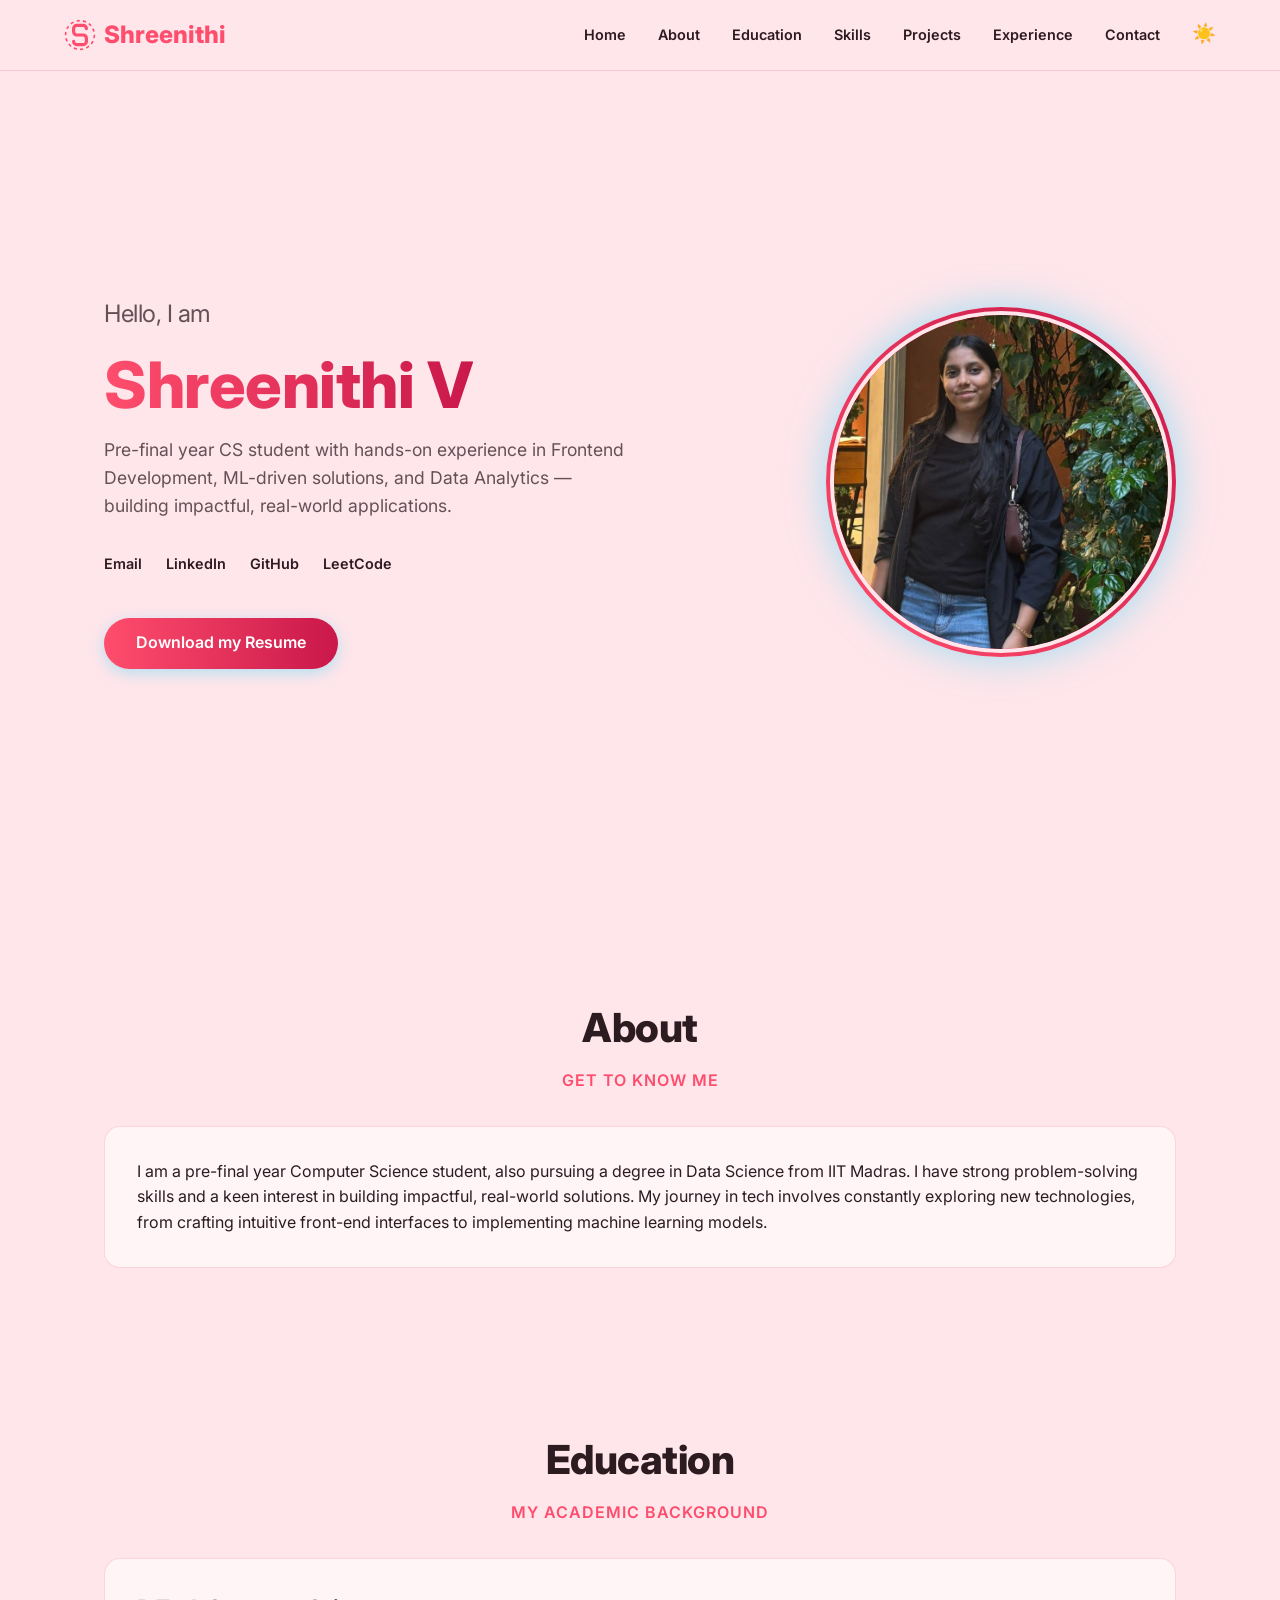
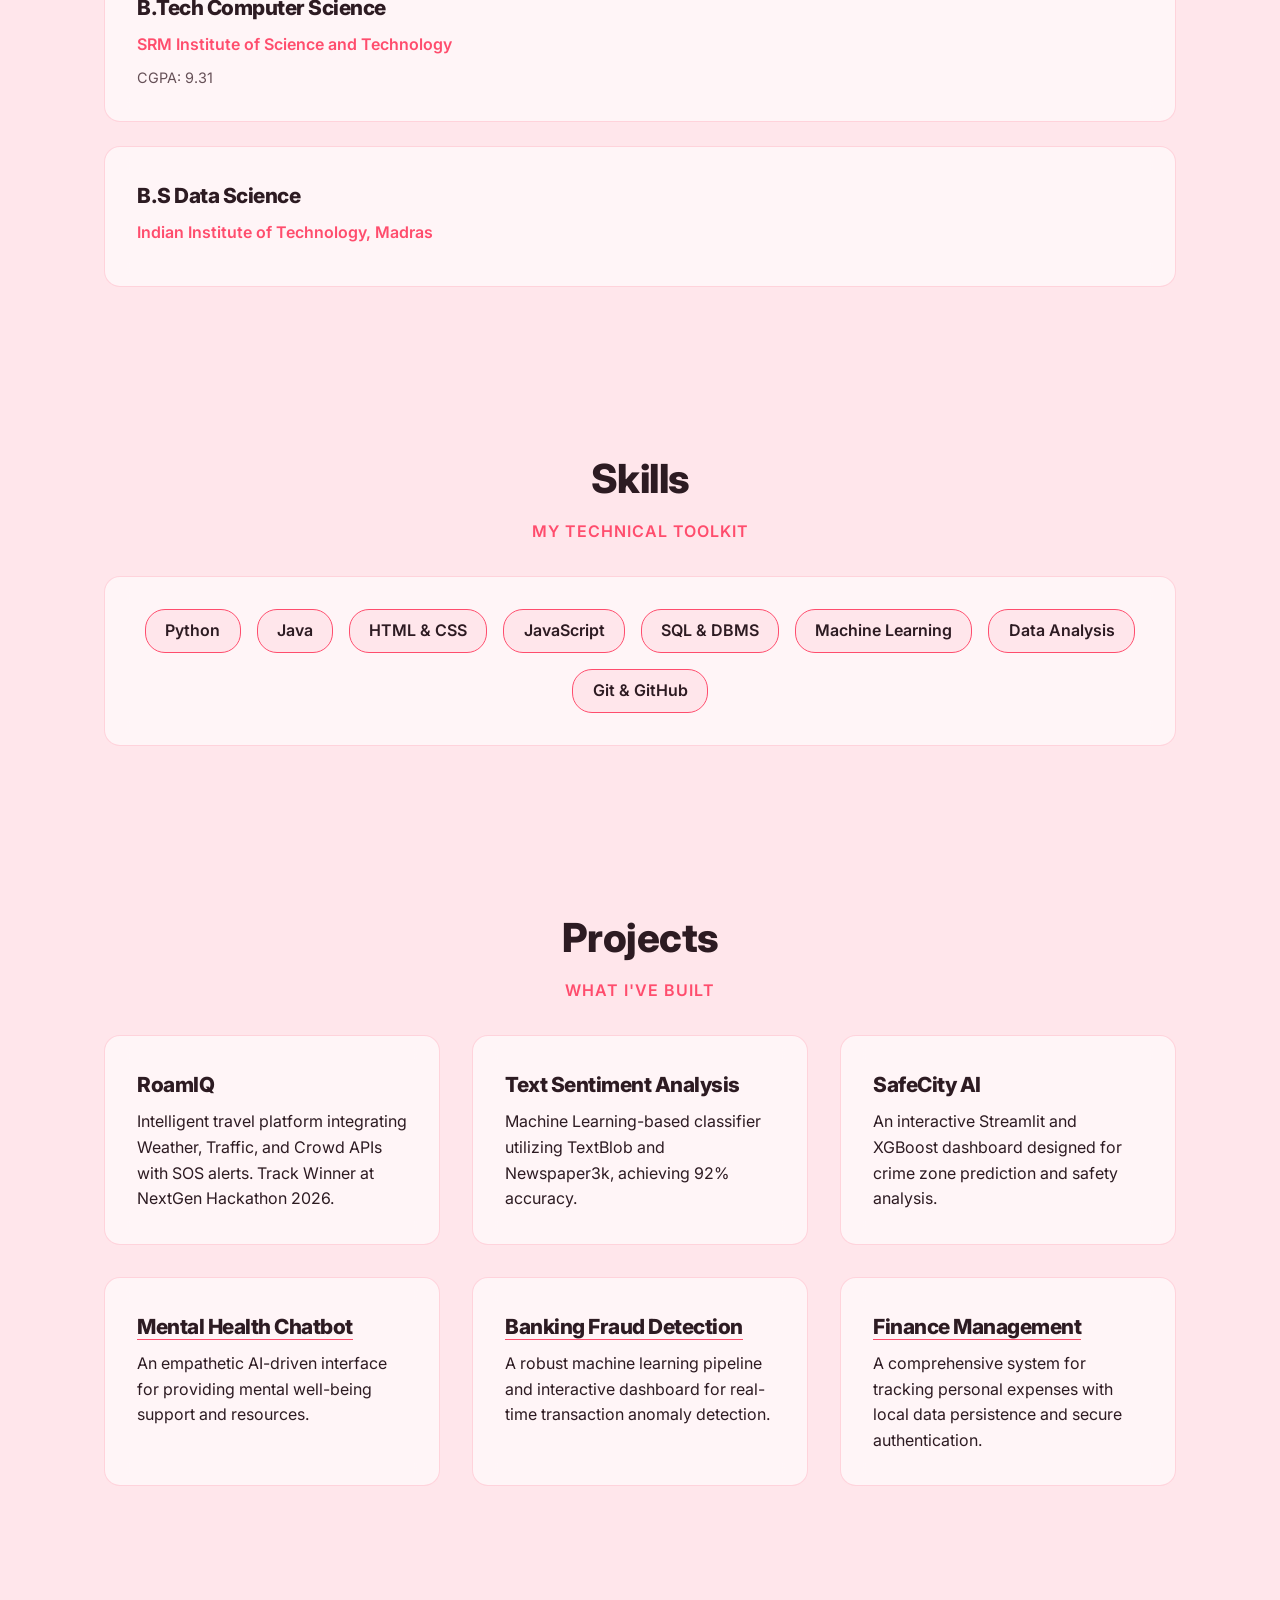
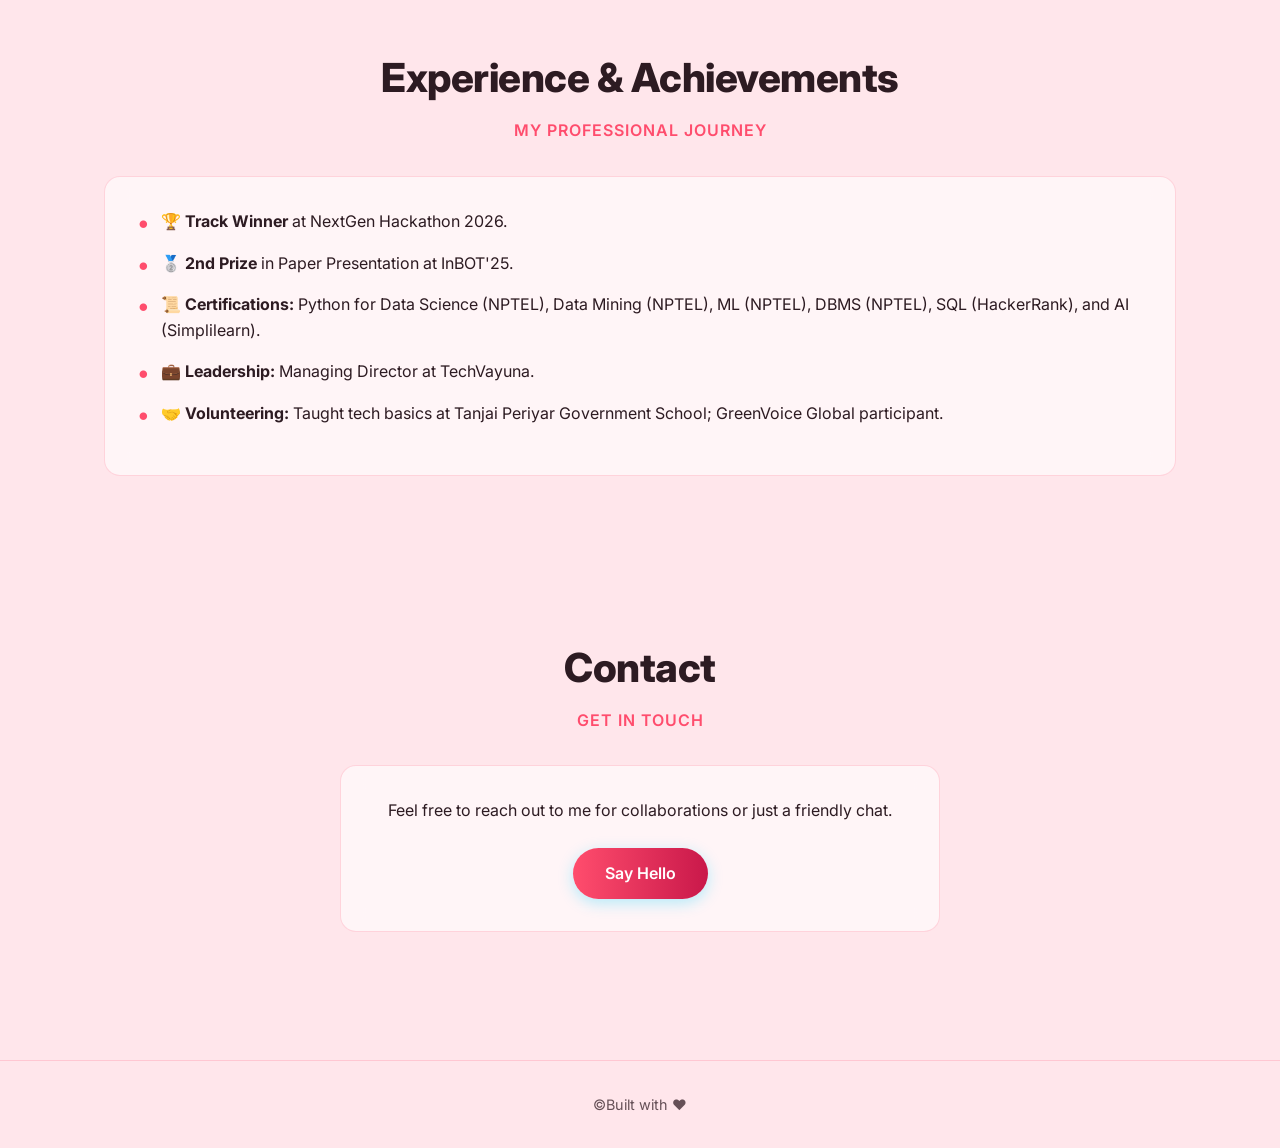
<file: index.html>
<!DOCTYPE html>
<html lang="en">
<head>
    <meta charset="UTF-8">
    <meta name="viewport" content="width=device-width, initial-scale=1.0">
    <title>Shreenithi V - Portfolio</title>
    <link href="https://fonts.googleapis.com/css2?family=Inter:wght@300;400;600;800&display=swap" rel="stylesheet">
    <link rel="stylesheet" href="styles.css?v=1.1">
    <meta name="description" content="Portfolio of Shreenithi V - Computer Science & Data Science Student">
</head>
<body>
    <!-- Navigation -->
    <nav class="navbar">
        <div class="logo">
            <svg width="32" height="32" viewBox="0 0 40 40" fill="none" xmlns="http://www.w3.org/2000/svg" class="logo-svg">
                <path d="M28 12C28 9.79086 26.2091 8 24 8H16C13.7909 8 12 9.79086 12 12V16C12 18.2091 13.7909 20 16 20H24C26.2091 20 28 21.7909 28 24V28C28 30.2091 26.2091 32 24 32H16C13.7909 32 12 30.2091 12 28" stroke="currentColor" stroke-width="4" stroke-linecap="round" stroke-linejoin="round"/>
                <circle cx="20" cy="20" r="18" stroke="currentColor" stroke-width="2" stroke-dasharray="4 4" class="logo-circle"/>
            </svg>
            <span class="logo-text">Shreenithi</span>
        </div>
        <ul class="nav-links">
            <li><a href="#home">Home</a></li>
            <li><a href="#about">About</a></li>
            <li><a href="#education">Education</a></li>
            <li><a href="#skills">Skills</a></li>
            <li><a href="#projects">Projects</a></li>
            <li><a href="#experience">Experience</a></li>
            <li><a href="#contact">Contact</a></li>
            <li><button id="theme-toggle" class="theme-btn" aria-label="Toggle Theme" title="Toggle Light/Dark Mode">☀️</button></li>
        </ul>
    </nav>

    <main>
        <!-- Hero Section -->
        <section id="home" class="hero section">
            <div class="hero-content">
                <h2>Hello, I am</h2>
                <h1 class="gradient-text">Shreenithi V</h1>
                <p class="hero-subtitle">
                    Pre-final year CS student with hands-on experience in Frontend Development, ML-driven solutions, and Data Analytics — building impactful, real-world applications.
                </p>
                <div class="social-links">
                    <a href="mailto:shreenithivijayabaskar@gmail.com" class="social-icon">Email</a>
                    <a href="https://www.linkedin.com/in/shreenithiv/" class="social-icon">LinkedIn</a>
                    <a href="https://github.com/Shreenithi15" class="social-icon">GitHub</a>
                    <a href="https://leetcode.com/u/shreenithi_15/" class="social-icon">LeetCode</a>
                </div>
                <a href="resume.pdf" download class="btn primary-btn">Download my Resume</a>
            </div>
            <div class="hero-image-container">
                <div class="profile-glow">
                    <img src="shree.jpeg" alt="Shreenithi V" class="profile-image">
                </div>
            </div>
        </section>

        <!-- About Section -->
        <section id="about" class="about section">
            <div class="section-header">
                <h2>About</h2>
                <span class="sub-title">Get to know me</span>
            </div>
            <div class="card about-card glass-panel">
                <p>
                    I am a pre-final year Computer Science student, also pursuing a degree in Data Science from IIT Madras. I have strong problem-solving skills and a keen interest in building impactful, real-world solutions. My journey in tech involves constantly exploring new technologies, from crafting intuitive front-end interfaces to implementing machine learning models.
                </p>
            </div>
        </section>

        <!-- Education Section -->
        <section id="education" class="education section">
            <div class="section-header">
                <h2>Education</h2>
                <span class="sub-title">My academic background</span>
            </div>
            <div class="timeline">
                <div class="card glass-panel">
                    <h3>B.Tech Computer Science</h3>
                    <p class="highlight">SRM Institute of Science and Technology</p>
                    <p class="details">CGPA: 9.31</p>
                </div>
                <div class="card glass-panel">
                    <h3>B.S Data Science</h3>
                    <p class="highlight">Indian Institute of Technology, Madras</p>
                    <p class="details"></p>
                </div>
            </div>
        </section>

        <!-- Skills Section -->
        <section id="skills" class="skills section">
            <div class="section-header">
                <h2>Skills</h2>
                <span class="sub-title">My technical toolkit</span>
            </div>
            <div class="card glass-panel" style="display: flex; flex-wrap: wrap; gap: 1rem; justify-content: center;">
                <span class="skill-badge">Python</span>
                <span class="skill-badge">Java</span>
                <span class="skill-badge">HTML & CSS</span>
                <span class="skill-badge">JavaScript</span>
                <span class="skill-badge">SQL & DBMS</span>
                <span class="skill-badge">Machine Learning</span>
                <span class="skill-badge">Data Analysis</span>
                <span class="skill-badge">Git & GitHub</span>
            </div>
        </section>

        <!-- Projects Section -->
        <section id="projects" class="projects section">
            <div class="section-header">
                <h2>Projects</h2>
                <span class="sub-title">What I've built</span>
            </div>
            <div class="grid-container">
                <div class="card glass-panel project-card">
                    <h3>RoamIQ</h3>
                    <p>Intelligent travel platform integrating Weather, Traffic, and Crowd APIs with SOS alerts. Track Winner at NextGen Hackathon 2026.</p>
                </div>
                <div class="card glass-panel project-card">
                    <h3>Text Sentiment Analysis</h3>
                    <p>Machine Learning-based classifier utilizing TextBlob and Newspaper3k, achieving 92% accuracy.</p>
                </div>
                <div class="card glass-panel project-card">
                    <h3><a href ="https://github.com/Shreenithi15/SafetyAI" target="_blank" style="color: inherit; text-decoration: none; border-bottom: 1px solid var(--accent-color);"></a>SafeCity AI</h3>
                    <p>An interactive Streamlit and XGBoost dashboard designed for crime zone prediction and safety analysis.</p>
                </div>
                <div class="card glass-panel project-card">
                    <h3><a href="https://github.com/Shreenithi15/Mental-Health-chatbot" target="_blank" style="color: inherit; text-decoration: none; border-bottom: 1px solid var(--accent-color);">Mental Health Chatbot</a></h3>
                    <p>An empathetic AI-driven interface for providing mental well-being support and resources.</p>
                </div>
                <div class="card glass-panel project-card">
                    <h3><a href="https://github.com/Shreenithi15/Banking-fraud-detection" target="_blank" style="color: inherit; text-decoration: none; border-bottom: 1px solid var(--accent-color);">Banking Fraud Detection</a></h3>
                    <p>A robust machine learning pipeline and interactive dashboard for real-time transaction anomaly detection.</p>
                </div>
                <div class="card glass-panel project-card">
                    <h3><a href="https://github.com/Shreenithi15/Finance-management-" target="_blank" style="color: inherit; text-decoration: none; border-bottom: 1px solid var(--accent-color);">Finance Management</a></h3>
                    <p>A comprehensive system for tracking personal expenses with local data persistence and secure authentication.</p>
                </div>
            </div>
        </section>

        <!-- Experience Section -->
        <section id="experience" class="experience section">
            <div class="section-header">
                <h2>Experience & Achievements</h2>
                <span class="sub-title">My professional journey</span>
            </div>
            <div class="card glass-panel list-card">
                <ul>
                    <li>🏆 <strong>Track Winner</strong> at NextGen Hackathon 2026.</li>
                    <li>🥈 <strong>2nd Prize</strong> in Paper Presentation at InBOT'25.</li>
                    <li>📜 <strong>Certifications:</strong> Python for Data Science (NPTEL), Data Mining (NPTEL), ML (NPTEL), DBMS (NPTEL), SQL (HackerRank),   and AI (Simplilearn).</li>
                    <li>💼 <strong>Leadership:</strong> Managing Director at TechVayuna.</li>
                    <li>🤝 <strong>Volunteering:</strong> Taught tech basics at Tanjai Periyar Government School; GreenVoice Global participant.</li>
                </ul>
            </div>
        </section>

        <!-- Contact Section -->
        <section id="contact" class="contact section">
            <div class="section-header">
                <h2>Contact</h2>
                <span class="sub-title">Get in touch</span>
            </div>
            <div class="card glass-panel contact-card">
                <p>Feel free to reach out to me for collaborations or just a friendly chat.</p>
                <a href="mailto:shreenithivijayabaskar@gmail.com" class="btn primary-btn mt-2">Say Hello</a>
            </div>
        </section>
    </main>

    <footer>
        <p>©Built with ❤️</p>
    </footer>

    <script src="script.js"></script>
</body>
</html>
</file>
<file: styles.css>
:root {
    --bg-color: #ffe6eb;
    --card-bg: rgba(255, 255, 255, 0.6);
    --text-primary: #2d1b22;
    --text-secondary: #665057;
    --accent-color: #ff4d6d;
    --accent-hover: #c9184a;
    --glass-border: rgba(255, 77, 109, 0.2);
    --nav-bg: rgba(255, 230, 235, 0.8);
}

body.dark-mode {
    --bg-color: #1a0f12;
    --card-bg: rgba(20, 10, 12, 0.6);
    --text-primary: #f0e6e8;
    --text-secondary: #a89f9f;
    --accent-color: #ff4d6d;
    --accent-hover: #ff758f;
    --glass-border: rgba(255, 77, 109, 0.2);
    --nav-bg: rgba(26, 15, 18, 0.8);
}

* {
    margin: 0;
    padding: 0;
    box-sizing: border-box;
}

body {
    font-family: 'Inter', sans-serif;
    background-color: var(--bg-color);
    color: var(--text-primary);
    line-height: 1.6;
    overflow-x: hidden;
    transition: background-color 0.4s ease, color 0.4s ease;
}

/* Typography */
h1, h2, h3 {
    font-weight: 800;
    letter-spacing: -0.5px;
}

.gradient-text {
    background: linear-gradient(90deg, var(--accent-color), var(--accent-hover));
    -webkit-background-clip: text;
    -webkit-text-fill-color: transparent;
    display: inline-block;
}

.section-header {
    margin-bottom: 2rem;
    text-align: center;
}

.section-header h2 {
    font-size: 2.5rem;
    margin-bottom: 0.5rem;
}

.sub-title {
    color: var(--accent-color);
    font-size: 1rem;
    text-transform: uppercase;
    letter-spacing: 1px;
    font-weight: 600;
}

/* Navbar */
.navbar {
    display: flex;
    justify-content: space-between;
    align-items: center;
    padding: 1rem 5%;
    position: fixed;
    width: 100%;
    top: 0;
    z-index: 1000;
    background: var(--nav-bg);
    backdrop-filter: blur(10px);
    border-bottom: 1px solid var(--glass-border);
    transition: background-color 0.4s ease, border-color 0.4s ease;
}

.logo {
    font-size: 1.5rem;
    font-weight: 800;
    color: var(--accent-color);
    display: flex;
    align-items: center;
    gap: 0.5rem;
    cursor: pointer;
    transition: transform 0.3s ease;
}

.logo:hover {
    transform: scale(1.05);
}

.logo-circle {
    animation: spinSlow 10s linear infinite;
    transform-origin: center;
}

@keyframes spinSlow {
    from { transform: rotate(0deg); }
    to { transform: rotate(360deg); }
}

.nav-links {
    list-style: none;
    display: flex;
    gap: 2rem;
}

.nav-links a {
    color: var(--text-primary);
    text-decoration: none;
    font-size: 0.9rem;
    font-weight: 600;
    transition: color 0.3s ease;
}

.nav-links a:hover {
    color: var(--accent-color);
}

.theme-btn {
    background: none;
    border: none;
    font-size: 1.2rem;
    cursor: pointer;
    transition: transform 0.3s ease;
    outline: none;
}

.theme-btn:hover {
    transform: scale(1.1);
}

/* Sections */
.section {
    padding: 6rem 5% 4rem;
    max-width: 1200px;
    margin: 0 auto;
}

/* Glassmorphism Cards */
.glass-panel {
    background: var(--card-bg);
    backdrop-filter: blur(12px);
    border: 1px solid var(--glass-border);
    border-radius: 16px;
    padding: 2rem;
    transition: transform 0.3s ease, box-shadow 0.3s ease, background-color 0.4s ease, border-color 0.4s ease;
}

.glass-panel:hover {
    transform: translateY(-5px);
    box-shadow: 0 10px 30px rgba(0, 210, 255, 0.1);
    border-color: rgba(0, 210, 255, 0.3);
}

/* Hero Section */
.hero {
    display: flex;
    align-items: center;
    justify-content: space-between;
    min-height: 100vh;
    padding-top: 8rem;
}

.hero-content {
    flex: 1;
    max-width: 600px;
}

.hero-content h2 {
    font-size: 1.5rem;
    color: var(--text-secondary);
    font-weight: 400;
}

.hero-content h1 {
    font-size: 4rem;
    line-height: 1.1;
    margin: 1rem 0;
}

.hero-subtitle {
    font-size: 1.1rem;
    color: var(--text-secondary);
    margin-bottom: 2rem;
}

.social-links {
    display: flex;
    gap: 1.5rem;
    margin-bottom: 2.5rem;
}

.social-icon {
    color: var(--text-primary);
    text-decoration: none;
    font-weight: 600;
    font-size: 0.9rem;
    position: relative;
    padding-bottom: 2px;
}

.social-icon::after {
    content: '';
    position: absolute;
    width: 0;
    height: 2px;
    bottom: 0;
    left: 0;
    background-color: var(--accent-color);
    transition: width 0.3s ease;
}

.social-icon:hover::after {
    width: 100%;
}

.btn {
    display: inline-block;
    padding: 0.8rem 2rem;
    border-radius: 30px;
    text-decoration: none;
    font-weight: 600;
    transition: all 0.3s ease;
    cursor: pointer;
    border: none;
}

.primary-btn {
    background: linear-gradient(90deg, var(--accent-color), var(--accent-hover));
    color: #fff;
    box-shadow: 0 4px 15px rgba(0, 210, 255, 0.3);
}

.primary-btn:hover {
    transform: translateY(-2px);
    box-shadow: 0 6px 20px rgba(0, 210, 255, 0.5);
}

.hero-image-container {
    flex: 1;
    display: flex;
    justify-content: flex-end;
      align-items: center;
}

.profile-glow {
    position: relative;
    width: 350px;
    height: 350px;
    border-radius: 50%;
    background: linear-gradient(45deg, var(--accent-color), var(--accent-hover));
    padding: 4px;
    box-shadow: 0 0 40px rgba(0, 210, 255, 0.4);
    animation: float 6s ease-in-out infinite;
}

.profile-image {
    width: 100%;
    height: 100%;
    border-radius: 50%;
    object-fit: cover;
    object-position: center top;
    border: 4px solid var(--bg-color);
    transition: border-color 0.3s ease;
}

/* Animations */
@keyframes float {
    0% { transform: translateY(0px); }
    50% { transform: translateY(-20px); }
    100% { transform: translateY(0px); }
}

/* Grid Layouts */
.grid-container {
    display: grid;
    grid-template-columns: repeat(auto-fit, minmax(300px, 1fr));
    gap: 2rem;
}

.timeline {
    display: flex;
    flex-direction: column;
    gap: 1.5rem;
}

.card h3 {
    margin-bottom: 0.5rem;
    font-size: 1.3rem;
}

.card .highlight {
    color: var(--accent-color);
    font-weight: 600;
    margin-bottom: 0.5rem;
}

.card .details {
    color: var(--text-secondary);
    font-size: 0.9rem;
}

.list-card ul {
    list-style: none;
    padding-left: 0;
}

.list-card li {
    margin-bottom: 1rem;
    padding-left: 1.5rem;
    position: relative;
}

.list-card li::before {
    content: '•';
    color: var(--accent-color);
    position: absolute;
    left: 0;
    font-size: 1.5rem;
    top: -5px;
}

/* Contact */
.contact-card {
    text-align: center;
    max-width: 600px;
    margin: 0 auto;
}

.mt-2 {
    margin-top: 1.5rem;
}

/* Footer */
footer {
    text-align: center;
    padding: 2rem;
    border-top: 1px solid var(--glass-border);
    margin-top: 4rem;
    color: var(--text-secondary);
    font-size: 0.9rem;
}

/* Responsive Design */
@media (max-width: 768px) {
    .hero {
        flex-direction: column;
        text-align: center;
        padding-top: 6rem;
    }
    
    .hero-content h1 {
        font-size: 3rem;
    }
    
    .social-links {
        justify-content: center;
    }
    
    .hero-image-container {
        margin-top: 3rem;
        justify-content: center;
    }
    
    .profile-glow {
        width: 280px;
        height: 280px;
    }
    
    .nav-links {
        display: none; /* simple mobile menu hidden */
    }
}

/* Skill Badges */
.skill-badge {
    padding: 0.5rem 1.2rem;
    background: var(--bg-color);
    border: 1px solid var(--accent-color);
    border-radius: 20px;
    font-weight: 600;
    cursor: default;
    transition: all 0.3s ease;
}

.skill-badge:hover {
    transform: translateY(-5px) scale(1.05);
    background: var(--accent-color);
    color: #fff;
    box-shadow: 0 5px 15px var(--glass-border);
}

/* Animations */
@keyframes fadeUp {
    from { opacity: 0; transform: translateY(30px); }
    to { opacity: 1; transform: translateY(0); }
}

@keyframes fadeInDown {
    from { opacity: 0; transform: translateY(-20px); }
    to { opacity: 1; transform: translateY(0); }
}

.hero-content > * {
    opacity: 0;
    animation: fadeUp 0.8s ease forwards;
}

.hero-content h2 { animation-delay: 0.1s; }
.hero-content h1 { animation-delay: 0.3s; }
.hero-content p { animation-delay: 0.5s; }
.hero-content .social-links { animation-delay: 0.7s; }
.hero-content .btn { animation-delay: 0.9s; }

.navbar {
    animation: fadeInDown 0.8s ease forwards;
}
</file>
